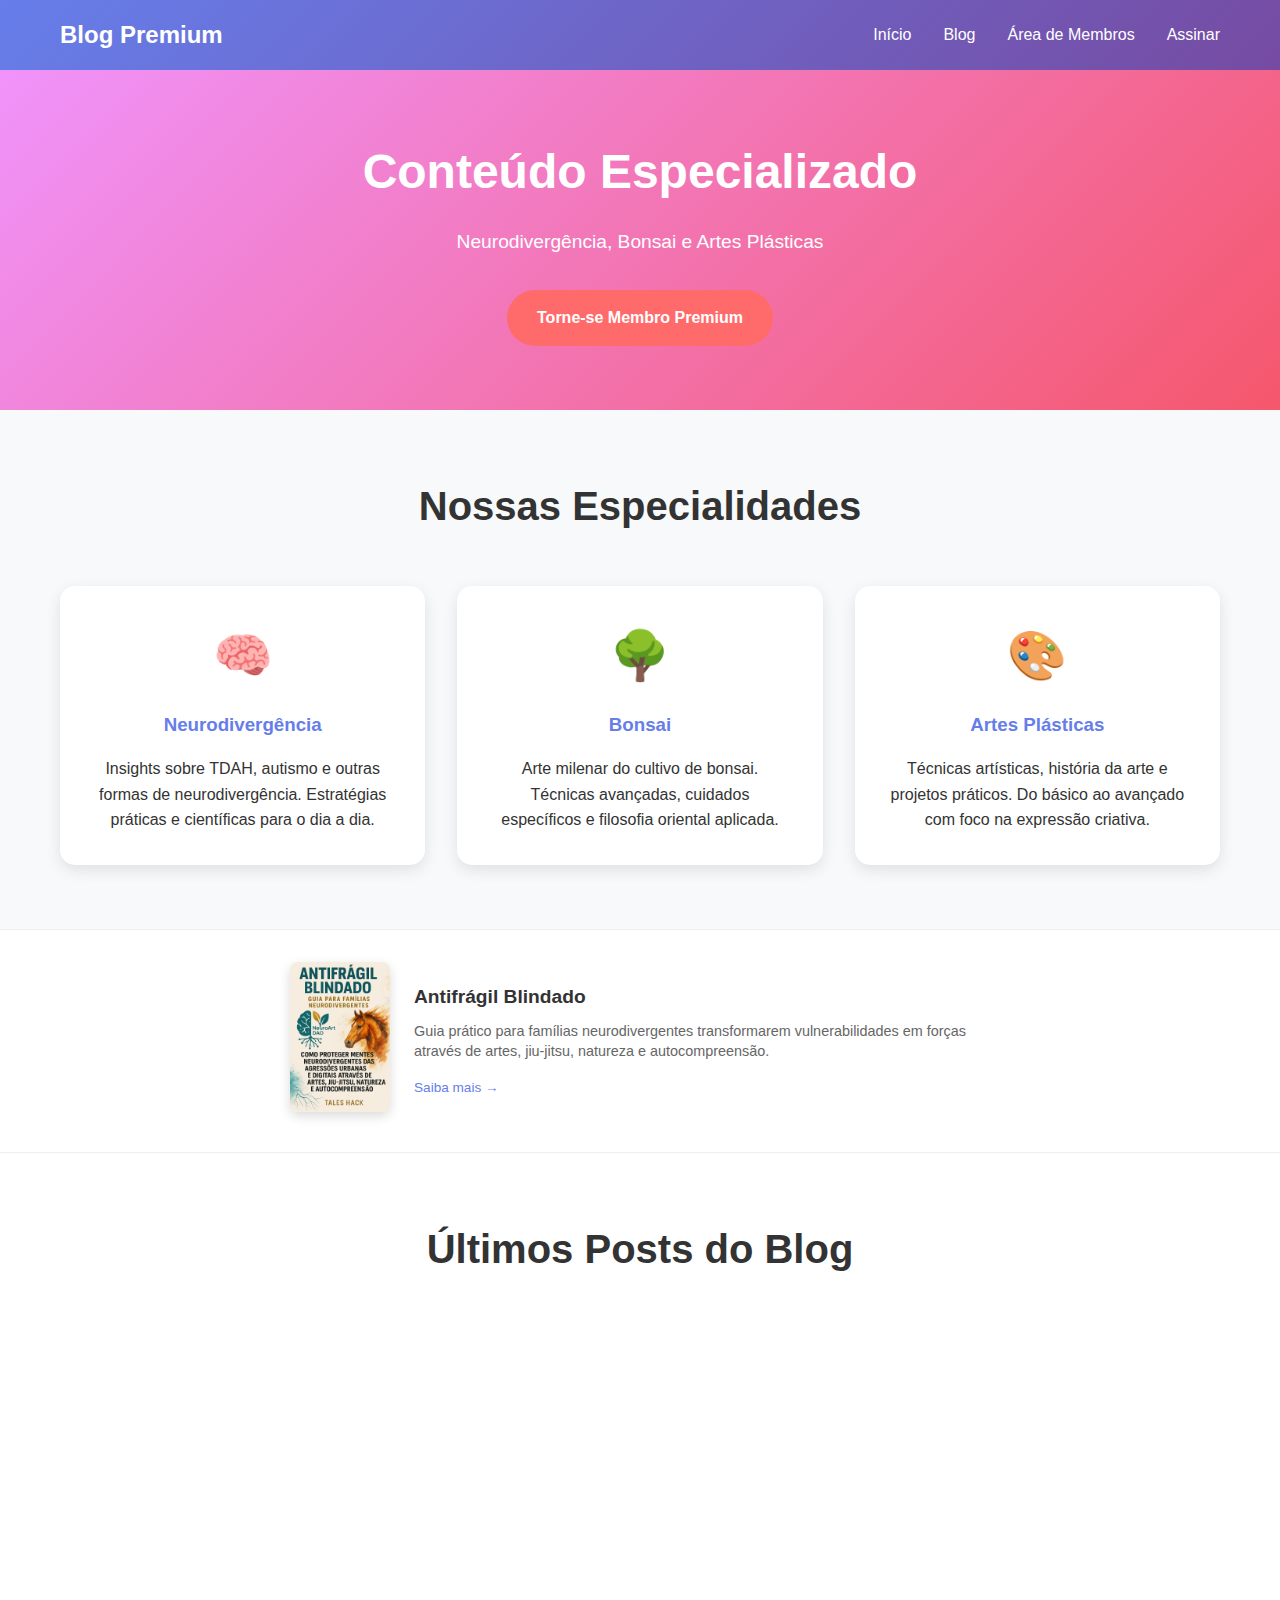
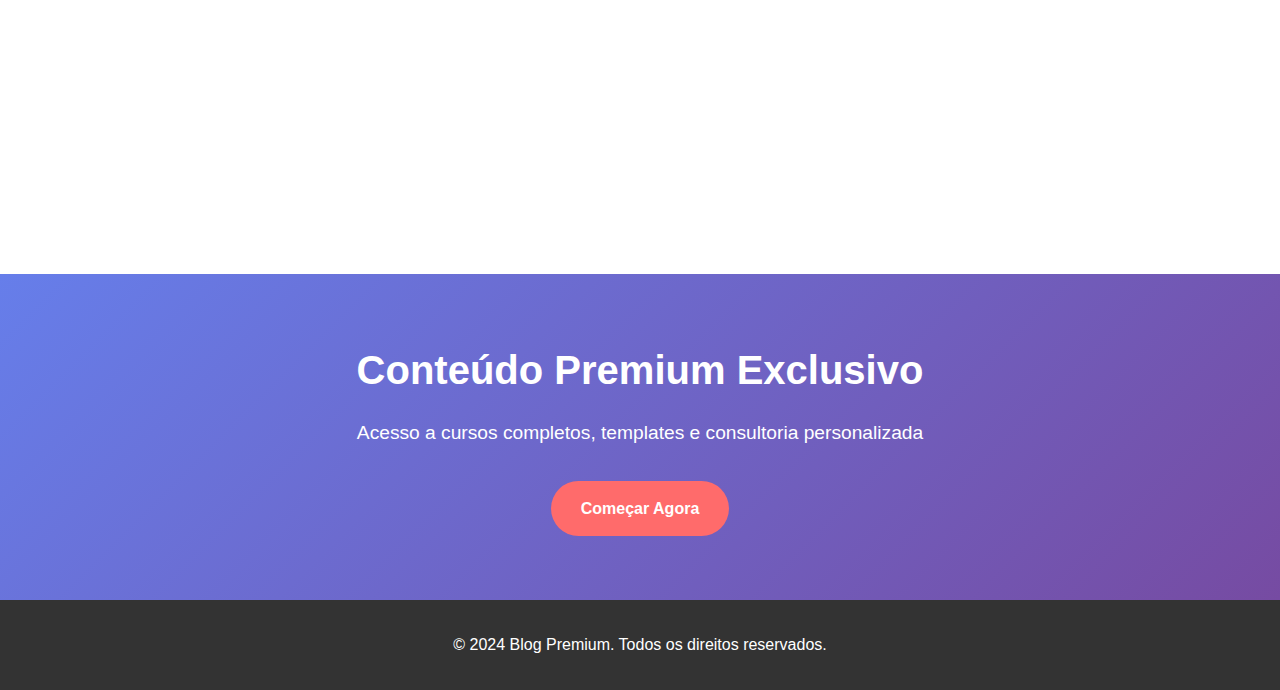
<file: index.html>
<!DOCTYPE html>
<html lang="pt-BR">
<head>
    <meta charset="UTF-8">
    <meta name="viewport" content="width=device-width, initial-scale=1.0">
    <title>Blog Premium - Neurodivergência, Bonsai & Arte</title>
    <meta name="description" content="Conteúdo especializado sobre neurodivergência, bonsai e artes plásticas. Área gratuita e premium para assinantes.">
    
    <!-- Schema.org -->
    <script type="application/ld+json">
    {
        "@context": "https://schema.org",
        "@type": "WebSite",
        "name": "Blog Premium",
        "url": "https://seunome.github.io",
        "description": "Conteúdo especializado sobre neurodivergência, bonsai e artes plásticas"
    }
    </script>
    
    <style>
        * {
            margin: 0;
            padding: 0;
            box-sizing: border-box;
        }
        
        body {
            font-family: 'Segoe UI', Tahoma, Geneva, Verdana, sans-serif;
            line-height: 1.6;
            color: #333;
        }
        
        .container {
            max-width: 1200px;
            margin: 0 auto;
            padding: 0 20px;
        }
        
        header {
            background: linear-gradient(135deg, #667eea 0%, #764ba2 100%);
            color: white;
            padding: 1rem 0;
            position: sticky;
            top: 0;
            z-index: 100;
        }
        
        nav {
            display: flex;
            justify-content: space-between;
            align-items: center;
        }
        
        .logo {
            font-size: 1.5rem;
            font-weight: bold;
        }
        
        .nav-links {
            display: flex;
            list-style: none;
            gap: 2rem;
        }
        
        .nav-links a {
            color: white;
            text-decoration: none;
            transition: opacity 0.3s;
        }
        
        .nav-links a:hover {
            opacity: 0.8;
        }
        
        .hero {
            background: linear-gradient(135deg, #f093fb 0%, #f5576c 100%);
            color: white;
            padding: 4rem 0;
            text-align: center;
        }
        
        .hero h1 {
            font-size: 3rem;
            margin-bottom: 1rem;
        }
        
        .hero p {
            font-size: 1.2rem;
            margin-bottom: 2rem;
        }
        
        .cta-button {
            background: #ff6b6b;
            color: white;
            padding: 15px 30px;
            text-decoration: none;
            border-radius: 50px;
            font-weight: bold;
            display: inline-block;
            transition: transform 0.3s, box-shadow 0.3s;
        }
        
        .cta-button:hover {
            transform: translateY(-2px);
            box-shadow: 0 10px 20px rgba(255, 107, 107, 0.3);
        }
        
        .categories {
            padding: 4rem 0;
            background: #f8f9fa;
        }
        
        .categories h2 {
            text-align: center;
            margin-bottom: 3rem;
            font-size: 2.5rem;
        }
        
        .category-grid {
            display: grid;
            grid-template-columns: repeat(auto-fit, minmax(300px, 1fr));
            gap: 2rem;
        }
        
        .category-card {
            background: white;
            padding: 2rem;
            border-radius: 15px;
            box-shadow: 0 5px 15px rgba(0,0,0,0.1);
            text-align: center;
            transition: transform 0.3s;
        }
        
        .category-card:hover {
            transform: translateY(-5px);
        }
        
        .category-icon {
            font-size: 3rem;
            margin-bottom: 1rem;
        }
        
        .category-card h3 {
            margin-bottom: 1rem;
            color: #667eea;
        }
        
        .ebook-highlight {
            background: white;
            padding: 2rem 0;
            border-top: 1px solid #eee;
            border-bottom: 1px solid #eee;
        }
        
        .ebook-content {
            display: flex;
            align-items: center;
            gap: 1.5rem;
            max-width: 700px;
            margin: 0 auto;
        }
        
        .ebook-image {
            flex-shrink: 0;
        }
        
        .ebook-image img {
            width: 100px;
            height: auto;
            border-radius: 8px;
            box-shadow: 0 4px 12px rgba(0,0,0,0.15);
            transition: transform 0.3s;
            cursor: pointer;
        }
        
        .ebook-image img:hover {
            transform: scale(1.05);
        }
        
        .ebook-info {
            flex: 1;
        }
        
        .ebook-info h3 {
            color: #333;
            font-size: 1.2rem;
            margin-bottom: 0.5rem;
            font-weight: 600;
        }
        
        .ebook-info p {
            color: #666;
            font-size: 0.9rem;
            margin-bottom: 0.8rem;
            line-height: 1.4;
        }
        
        .ebook-link {
            color: #667eea;
            text-decoration: none;
            font-weight: 500;
            font-size: 0.85rem;
            border-bottom: 1px solid transparent;
            transition: border-color 0.3s;
        }
        
        .ebook-link:hover {
            border-color: #667eea;
        }
        
        .blog-preview {
            padding: 4rem 0;
        }
        
        .blog-preview h2 {
            text-align: center;
            margin-bottom: 3rem;
            font-size: 2.5rem;
        }
        
        .posts-grid {
            display: grid;
            grid-template-columns: repeat(auto-fit, minmax(350px, 1fr));
            gap: 2rem;
        }
        
        .post-card {
            background: white;
            border-radius: 15px;
            overflow: hidden;
            box-shadow: 0 5px 15px rgba(0,0,0,0.1);
            transition: transform 0.3s;
        }
        
        .post-card:hover {
            transform: translateY(-5px);
        }
        
        .post-image {
            height: 200px;
            background: linear-gradient(45deg, #667eea, #764ba2);
            display: flex;
            align-items: center;
            justify-content: center;
            color: white;
            font-size: 2rem;
        }
        
        .post-content {
            padding: 1.5rem;
        }
        
        .post-meta {
            color: #666;
            font-size: 0.9rem;
            margin-bottom: 1rem;
        }
        
        .post-card h3 {
            margin-bottom: 1rem;
            color: #333;
        }
        
        .post-excerpt {
            margin-bottom: 1rem;
            color: #666;
        }
        
        .read-more {
            color: #667eea;
            text-decoration: none;
            font-weight: bold;
        }
        
        .premium-cta {
            background: linear-gradient(135deg, #667eea 0%, #764ba2 100%);
            color: white;
            padding: 4rem 0;
            text-align: center;
        }
        
        .premium-cta h2 {
            margin-bottom: 1rem;
            font-size: 2.5rem;
        }
        
        .premium-cta p {
            font-size: 1.2rem;
            margin-bottom: 2rem;
        }
        
        footer {
            background: #333;
            color: white;
            text-align: center;
            padding: 2rem 0;
        }
        
        .mobile-menu {
            display: none;
        }
        
        @media (max-width: 768px) {
            .nav-links {
                display: none;
            }
            
            .mobile-menu {
                display: block;
                background: none;
                border: none;
                color: white;
                font-size: 1.5rem;
                cursor: pointer;
            }
            
            .hero h1 {
                font-size: 2rem;
            }
            
            .category-grid {
                grid-template-columns: 1fr;
            }
            
            .posts-grid {
                grid-template-columns: 1fr;
            }
            
            .ebook-content {
                flex-direction: column !important;
                text-align: center;
            }
            
            .ebook-image {
                margin-bottom: 1rem;
            }
        }
    </style>
</head>
<body>
    <header>
        <nav class="container">
            <div class="logo">Blog Premium</div>
            <ul class="nav-links">
                <li><a href="#home">Início</a></li>
                <li><a href="blog/">Blog</a></li>
                <li><a href="membros/">Área de Membros</a></li>
                <li><a href="membros/assinar.html">Assinar</a></li>
            </ul>
            <button class="mobile-menu" onclick="toggleMenu()">☰</button>
        </nav>
    </header>

    <main>
        <section class="hero" id="home">
            <div class="container">
                <h1>Conteúdo Especializado</h1>
                <p>Neurodivergência, Bonsai e Artes Plásticas</p>
                <a href="membros/assinar.html" class="cta-button">Torne-se Membro Premium</a>
            </div>
        </section>

        <section class="categories">
            <div class="container">
                <h2>Nossas Especialidades</h2>
                <div class="category-grid">
                    <div class="category-card">
                        <div class="category-icon">🧠</div>
                        <h3>Neurodivergência</h3>
                        <p>Insights sobre TDAH, autismo e outras formas de neurodivergência. Estratégias práticas e científicas para o dia a dia.</p>
                    </div>
                    <div class="category-card">
                        <div class="category-icon">🌳</div>
                        <h3>Bonsai</h3>
                        <p>Arte milenar do cultivo de bonsai. Técnicas avançadas, cuidados específicos e filosofia oriental aplicada.</p>
                    </div>
                    <div class="category-card">
                        <div class="category-icon">🎨</div>
                        <h3>Artes Plásticas</h3>
                        <p>Técnicas artísticas, história da arte e projetos práticos. Do básico ao avançado com foco na expressão criativa.</p>
                    </div>
                </div>
            </div>
        </section>

        <section class="ebook-highlight">
            <div class="container">
                <div class="ebook-content">
                    <div class="ebook-image">
                        <a href="https://taleshack-prog.github.io/antifr-gil-blindado-ebook/">
                            <img src="Generatedimage_1764336359238.png" alt="Antifrágil Blindado - Ebook">
                        </a>
                    </div>
                    <div class="ebook-info">
                        <h3>Antifrágil Blindado</h3>
                        <p>Guia prático para famílias neurodivergentes transformarem vulnerabilidades em forças através de artes, jiu-jitsu, natureza e autocompreensão.</p>
                        <a href="https://taleshack-prog.github.io/antifr-gil-blindado-ebook/" class="ebook-link">Saiba mais →</a>
                    </div>
                </div>
            </div>
        </section>

        <section class="blog-preview">
            <div class="container">
                <h2>Últimos Posts do Blog</h2>
                <div class="posts-grid">
                    <article class="post-card">
                        <div class="post-image">🧠</div>
                        <div class="post-content">
                            <div class="post-meta">Neurodivergência • 15 Jan 2024</div>
                            <h3>TDAH no Trabalho: 5 Estratégias Comprovadas</h3>
                            <p class="post-excerpt">Descubra técnicas baseadas em neurociência para aumentar sua produtividade e bem-estar profissional...</p>
                            <a href="blog/tdah-trabalho-estrategias.html" class="read-more">Ler mais →</a>
                        </div>
                    </article>
                    
                    <article class="post-card">
                        <div class="post-image">🌳</div>
                        <div class="post-content">
                            <div class="post-meta">Bonsai • 12 Jan 2024</div>
                            <h3>Poda de Inverno: Guia Completo</h3>
                            <p class="post-excerpt">Aprenda as técnicas corretas de poda para preparar seus bonsais para a nova estação de crescimento...</p>
                            <a href="blog/poda-inverno-bonsai.html" class="read-more">Ler mais →</a>
                        </div>
                    </article>
                    
                    <article class="post-card">
                        <div class="post-image">🎨</div>
                        <div class="post-content">
                            <div class="post-meta">Arte • 10 Jan 2024</div>
                            <h3>Teoria das Cores na Prática</h3>
                            <p class="post-excerpt">Domine os fundamentos da teoria das cores e transforme suas obras com harmonias cromáticas impactantes...</p>
                            <a href="blog/teoria-cores-pratica.html" class="read-more">Ler mais →</a>
                        </div>
                    </article>
                </div>
            </div>
        </section>

        <section class="premium-cta">
            <div class="container">
                <h2>Conteúdo Premium Exclusivo</h2>
                <p>Acesso a cursos completos, templates e consultoria personalizada</p>
                <a href="membros/assinar.html" class="cta-button">Começar Agora</a>
            </div>
        </section>
    </main>

    <footer>
        <div class="container">
            <p>&copy; 2024 Blog Premium. Todos os direitos reservados.</p>
        </div>
    </footer>

    <script>
        function toggleMenu() {
            const navLinks = document.querySelector('.nav-links');
            navLinks.style.display = navLinks.style.display === 'flex' ? 'none' : 'flex';
        }
        
        // Smooth scroll
        document.querySelectorAll('a[href^="#"]').forEach(anchor => {
            anchor.addEventListener('click', function (e) {
                e.preventDefault();
                document.querySelector(this.getAttribute('href')).scrollIntoView({
                    behavior: 'smooth'
                });
            });
        });
        
        // Animation on scroll
        const observerOptions = {
            threshold: 0.1,
            rootMargin: '0px 0px -50px 0px'
        };
        
        const observer = new IntersectionObserver(function(entries) {
            entries.forEach(entry => {
                if (entry.isIntersecting) {
                    entry.target.style.opacity = '1';
                    entry.target.style.transform = 'translateY(0)';
                }
            });
        }, observerOptions);
        
        document.querySelectorAll('.category-card, .post-card').forEach(el => {
            el.style.opacity = '0';
            el.style.transform = 'translateY(20px)';
            el.style.transition = 'opacity 0.6s ease, transform 0.6s ease';
            observer.observe(el);
        });
    </script>
</body>
</html>
</file>
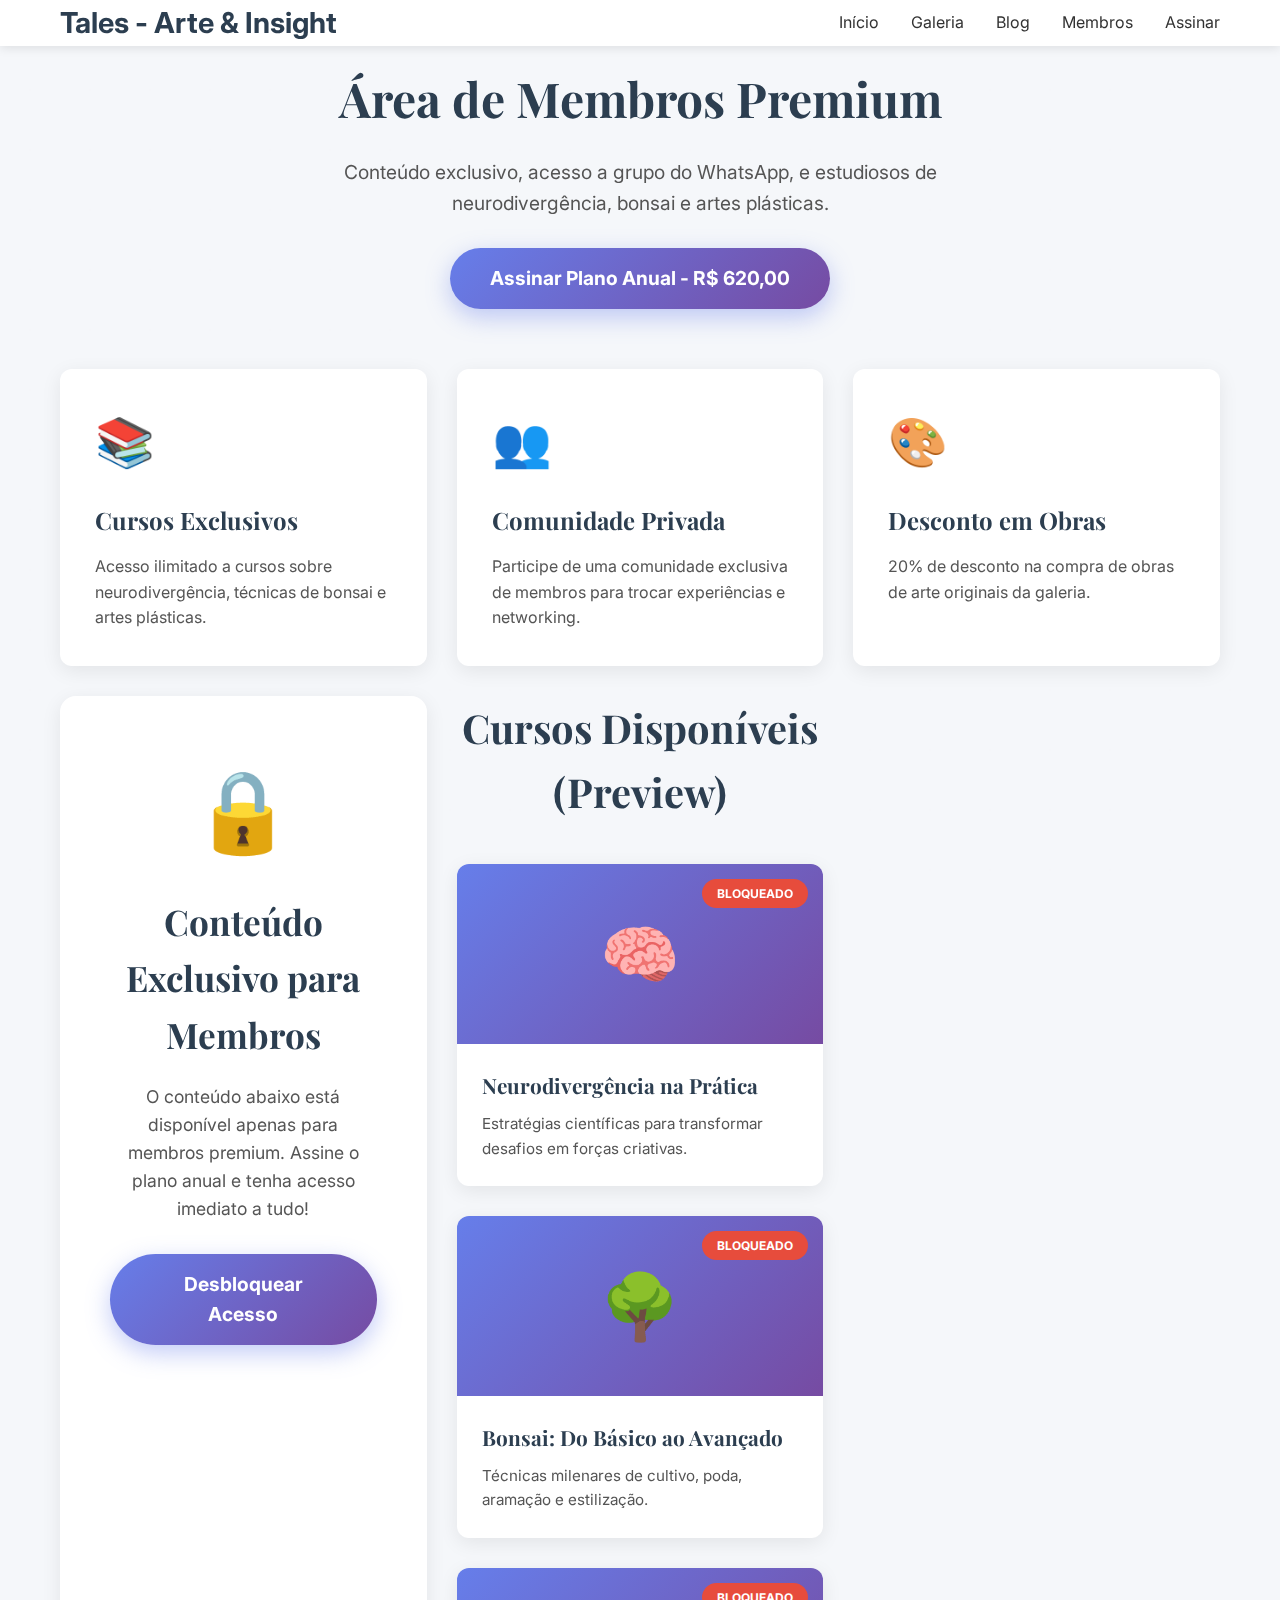
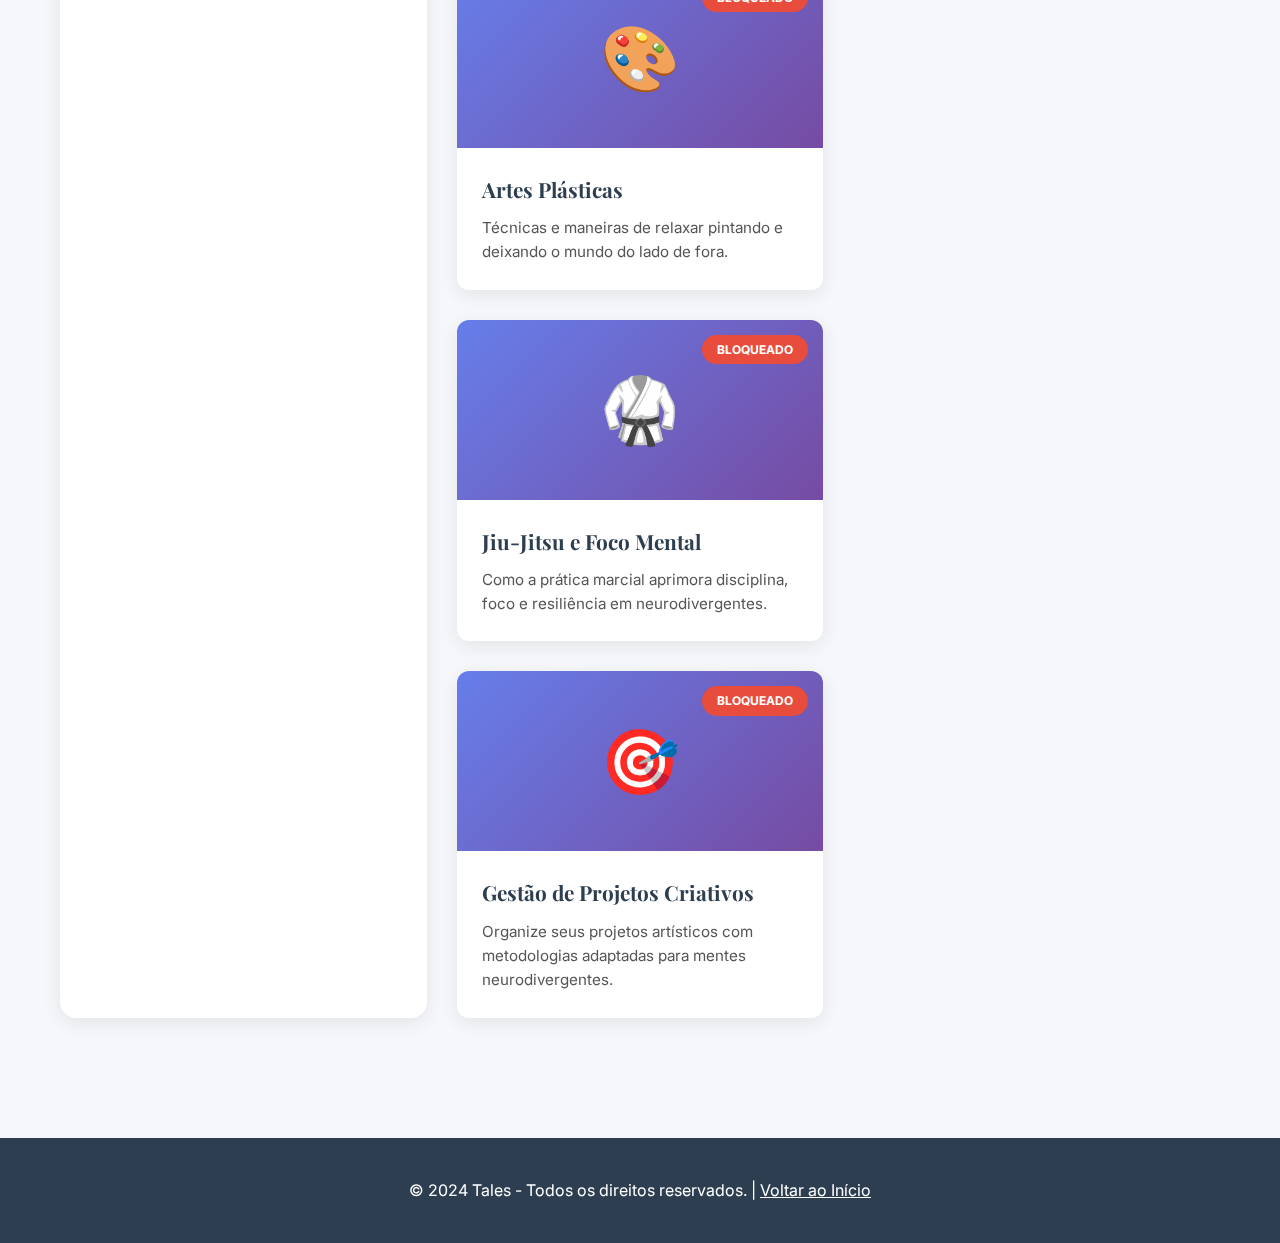
<file: membros/index.html>
<!DOCTYPE html>
<html lang="pt-BR">
<head>
    <meta charset="UTF-8">
    <meta name="viewport" content="width=device-width, initial-scale=1.0">
    <title>Área de Membros - Tales Arte & Insight</title>
    <meta name="description" content="Área exclusiva para membros premium. Acesse cursos, tutoriais, consultoria e conteúdo exclusivo sobre neurodivergência, bonsai e artes plásticas.">
    
    <!-- Google Fonts -->
    <link rel="preconnect" href="https://fonts.googleapis.com">
    <link rel="preconnect" href="https://fonts.gstatic.com" crossorigin>
    <link href="https://fonts.googleapis.com/css2?family=Playfair+Display:wght@400;700&family=Inter:wght@300;400;600;700&display=swap" rel="stylesheet">
    
    <!-- Stylesheet -->
    <link rel="stylesheet" href="../style.css">
    
    <!-- CSS Inline para Área de Membros -->
    <style>
        /* ===========================
           ÁREA DE MEMBROS
           =========================== */
        
        body {
            font-family: 'Inter', sans-serif;
            background: #f5f7fa;
        }

        .members-container {
            max-width: 1200px;
            margin: 60px auto;
            padding: 0 20px;
        }

        .members-hero {
            text-align: center;
            margin-bottom: 60px;
        }

        .members-hero h1 {
            font-family: 'Playfair Display', serif;
            font-size: 3rem;
            color: #2c3e50;
            margin-bottom: 20px;
        }

        .members-hero p {
            font-size: 1.2rem;
            color: #555;
            line-height: 1.6;
            max-width: 700px;
            margin: 0 auto 30px;
        }

        .members-cta {
            display: inline-block;
            background: linear-gradient(135deg, #667eea 0%, #764ba2 100%);
            color: white;
            padding: 15px 40px;
            font-size: 1.2rem;
            font-weight: 700;
            text-decoration: none;
            border-radius: 50px;
            transition: all 0.3s ease;
            box-shadow: 0 8px 25px rgba(102, 126, 234, 0.4);
        }

        .members-cta:hover {
            transform: translateY(-3px);
            box-shadow: 0 12px 35px rgba(102, 126, 234, 0.6);
        }

        /* Seção de Benefícios */
        .benefits-grid {
            display: grid;
            grid-template-columns: repeat(auto-fit, minmax(300px, 1fr));
            gap: 30px;
            margin-bottom: 60px;
        }

        .benefit-card {
            background: white;
            padding: 35px;
            border-radius: 12px;
            box-shadow: 0 5px 20px rgba(0, 0, 0, 0.08);
            transition: transform 0.3s ease, box-shadow 0.3s ease;
        }

        .benefit-card:hover {
            transform: translateY(-5px);
            box-shadow: 0 10px 30px rgba(0, 0, 0, 0.15);
        }

        .benefit-icon {
            font-size: 3rem;
            margin-bottom: 20px;
        }

        .benefit-card h3 {
            font-family: 'Playfair Display', serif;
            font-size: 1.5rem;
            color: #2c3e50;
            margin-bottom: 15px;
        }

        .benefit-card p {
            font-size: 1rem;
            color: #555;
            line-height: 1.6;
        }

        /* Seção de Conteúdo Bloqueado */
        .locked-content {
            background: white;
            padding: 50px;
            border-radius: 16px;
            box-shadow: 0 5px 20px rgba(0, 0, 0, 0.08);
            text-align: center;
            margin-bottom: 60px;
        }

        .locked-content h2 {
            font-family: 'Playfair Display', serif;
            font-size: 2.2rem;
            color: #2c3e50;
            margin-bottom: 20px;
        }

        .locked-icon {
            font-size: 5rem;
            color: #e74c3c;
            margin-bottom: 20px;
        }

        .locked-content p {
            font-size: 1.1rem;
            color: #555;
            line-height: 1.6;
            margin-bottom: 30px;
        }

        /* Preview de Cursos */
        .courses-preview {
            margin-bottom: 60px;
        }

        .courses-preview h2 {
            font-family: 'Playfair Display', serif;
            font-size: 2.5rem;
            color: #2c3e50;
            text-align: center;
            margin-bottom: 40px;
        }

        .courses-grid {
            display: grid;
            grid-template-columns: repeat(auto-fit, minmax(280px, 1fr));
            gap: 30px;
        }

        .course-card {
            background: white;
            border-radius: 12px;
            overflow: hidden;
            box-shadow: 0 5px 20px rgba(0, 0, 0, 0.08);
            position: relative;
        }

        .course-badge {
            position: absolute;
            top: 15px;
            right: 15px;
            background: #e74c3c;
            color: white;
            padding: 5px 15px;
            border-radius: 20px;
            font-size: 0.75rem;
            font-weight: 700;
            text-transform: uppercase;
        }

        .course-image {
            width: 100%;
            height: 180px;
            background: linear-gradient(135deg, #667eea 0%, #764ba2 100%);
            display: flex;
            align-items: center;
            justify-content: center;
            font-size: 4rem;
        }

        .course-content {
            padding: 25px;
        }

        .course-content h3 {
            font-size: 1.3rem;
            color: #2c3e50;
            margin-bottom: 10px;
        }

        .course-content p {
            font-size: 0.95rem;
            color: #555;
            line-height: 1.6;
        }

        /* Responsividade */
        @media (max-width: 768px) {
            .members-hero h1 {
                font-size: 2rem;
            }

            .benefits-grid,
            .courses-grid {
                grid-template-columns: 1fr;
            }

            .locked-content {
                padding: 30px 20px;
            }
        }
    </style>
</head>
<body>
    <!-- Header Navigation -->
    <header>
        <nav class="container">
            <div class="logo"><a href="../index.html" style="color: inherit; text-decoration: none;">Tales - Arte & Insight</a></div>
            <ul class="nav-links">
                <li><a href="../index.html#home">Início</a></li>
                <li><a href="../index.html#gallery">Galeria</a></li>
                <li><a href="../index.html#blog">Blog</a></li>
                <li><a href="index.html">Membros</a></li>
                <li><a href="assinar.html" class="nav-cta">Assinar</a></li>
            </ul>
            <button class="mobile-menu" onclick="toggleMenu()">☰</button>
        </nav>
    </header>

    <main>
        <div class="members-container">
            <!-- Hero Section -->
            <div class="members-hero">
                <h1>Área de Membros Premium</h1>
                <p>Conteúdo exclusivo, acesso a grupo do WhatsApp, e estudiosos de neurodivergência, bonsai e artes plásticas.</p>
                <a href="assinar.html" class="members-cta">Assinar Plano Anual - R$ 620,00</a>
            </div>

            <!-- Benefícios -->
            <div class="benefits-grid">
                <div class="benefit-card">
                    <div class="benefit-icon">📚</div>
                    <h3>Cursos Exclusivos</h3>
                    <p>Acesso ilimitado a cursos sobre neurodivergência, técnicas de bonsai e artes plásticas.</p>
                </div>

              

                <div class="benefit-card">
                    <div class="benefit-icon">👥</div>
                    <h3>Comunidade Privada</h3>
                    <p>Participe de uma comunidade exclusiva de membros para trocar experiências e networking.</p>
                </div>

                <div class="benefit-card">
                    <div class="benefit-icon">🎨</div>
                    <h3>Desconto em Obras</h3>
                    <p>20% de desconto na compra de obras de arte originais da galeria.</p>
                </div>

              
            <!-- Conteúdo Bloqueado -->
            <div class="locked-content">
                <div class="locked-icon">🔒</div>
                <h2>Conteúdo Exclusivo para Membros</h2>
                <p>O conteúdo abaixo está disponível apenas para membros premium. Assine o plano anual e tenha acesso imediato a tudo!</p>
                <a href="assinar.html" class="members-cta">Desbloquear Acesso</a>
            </div>

            <!-- Preview de Cursos -->
            <div class="courses-preview">
                <h2>Cursos Disponíveis (Preview)</h2>
                <div class="courses-grid">
                    <div class="course-card">
                        <div class="course-badge">Bloqueado</div>
                        <div class="course-image">🧠</div>
                        <div class="course-content">
                            <h3>Neurodivergência na Prática</h3>
                            <p>Estratégias científicas para transformar desafios em forças criativas.</p>
                        </div>
                    </div>

                    <div class="course-card">
                        <div class="course-badge">Bloqueado</div>
                        <div class="course-image">🌳</div>
                        <div class="course-content">
                            <h3>Bonsai: Do Básico ao Avançado</h3>
                            <p>Técnicas milenares de cultivo, poda, aramação e estilização.</p>
                        </div>
                    </div>

                    <div class="course-card">
                        <div class="course-badge">Bloqueado</div>
                        <div class="course-image">🎨</div>
                        <div class="course-content">
                            <h3>Artes Plásticas</h3>
                            <p> Técnicas e maneiras de relaxar pintando e deixando o mundo do lado de fora.</p>
                        </div>
                    </div>

                   

                    <div class="course-card">
                        <div class="course-badge">Bloqueado</div>
                        <div class="course-image">🥋</div>
                        <div class="course-content">
                            <h3>Jiu-Jitsu e Foco Mental</h3>
                            <p>Como a prática marcial aprimora disciplina, foco e resiliência em neurodivergentes.</p>
                        </div>
                    </div>

                    <div class="course-card">
                        <div class="course-badge">Bloqueado</div>
                        <div class="course-image">🎯</div>
                        <div class="course-content">
                            <h3>Gestão de Projetos Criativos</h3>
                            <p>Organize seus projetos artísticos com metodologias adaptadas para mentes neurodivergentes.</p>
                        </div>
                    </div>
                </div>
            </div>
        </div>
    </main>

    <!-- Footer -->
    <footer>
        <div class="container">
            <p>© 2024 Tales - Todos os direitos reservados. | <a href="../index.html" style="color: inherit;">Voltar ao Início</a></p>
        </div>
    </footer>

    <!-- JavaScript -->
    <script src="../script.js"></script>
</body>
</html>
</file>
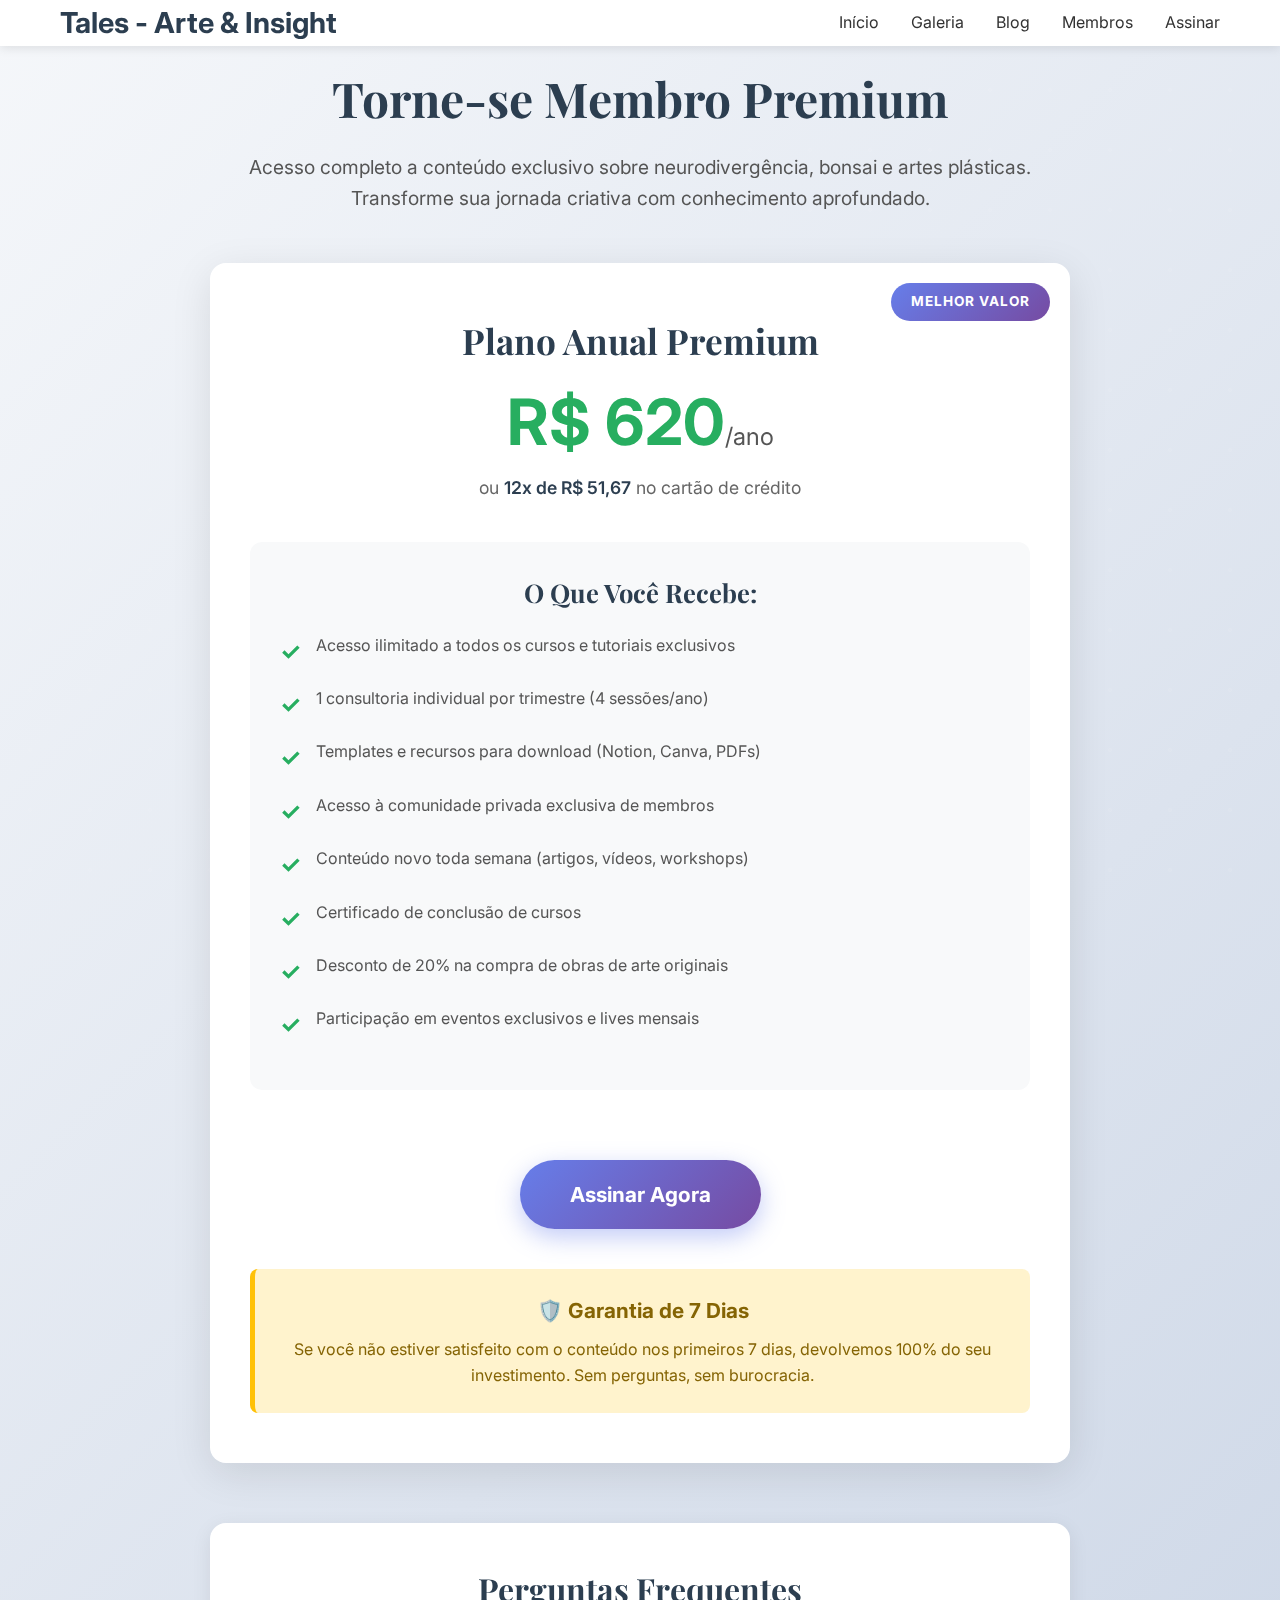
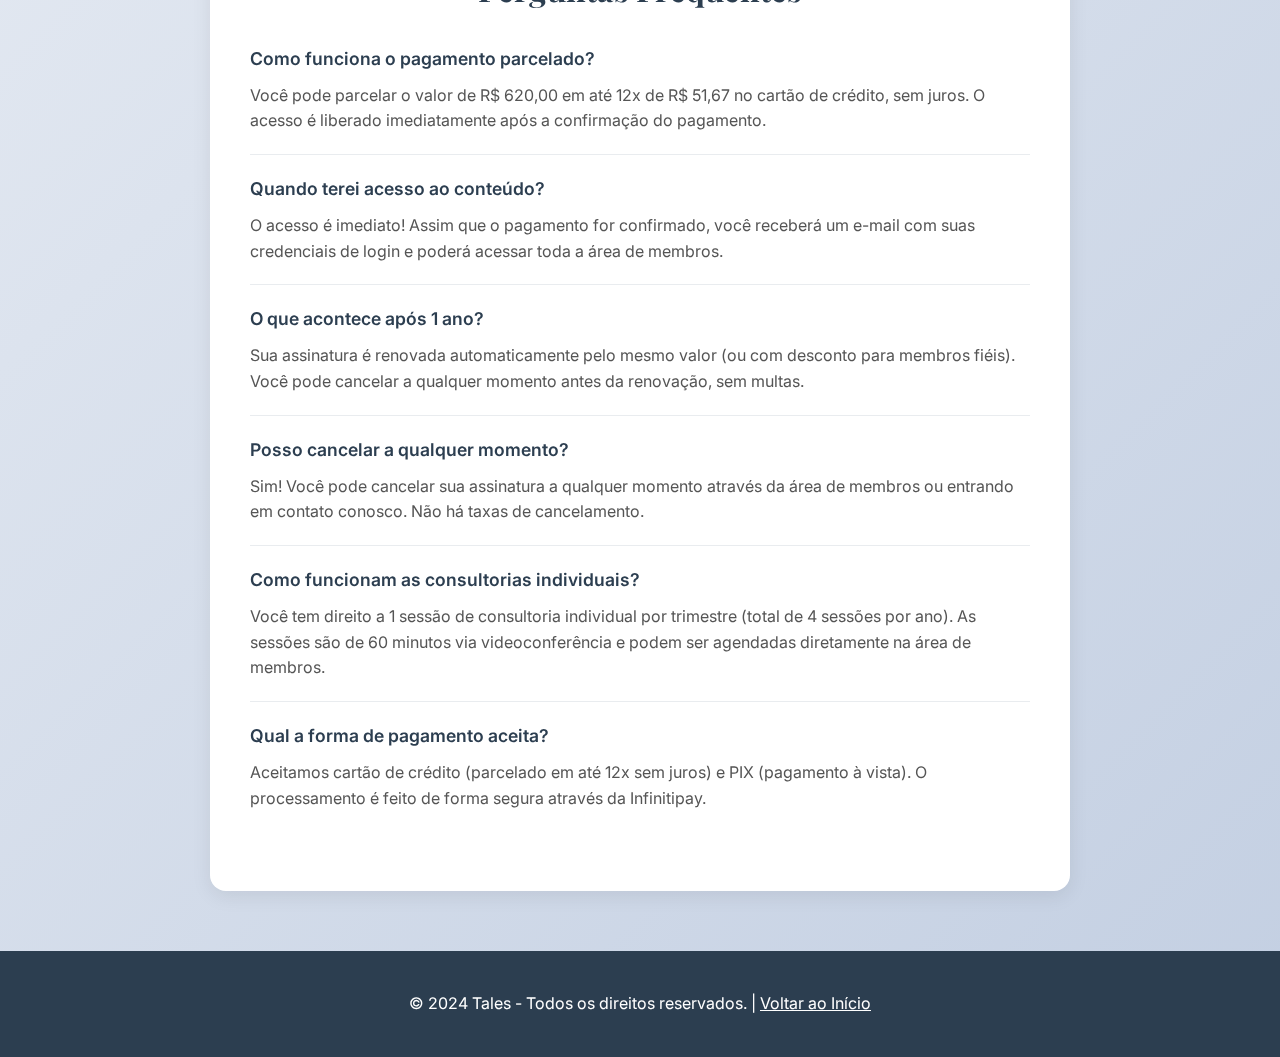
<file: membros/assinar.html>
<!DOCTYPE html>
<html lang="pt-BR">
<head>
    <meta charset="UTF-8">
    <meta name="viewport" content="width=device-width, initial-scale=1.0">
    <title>Assinar Plano Anual - Tales Arte & Insight</title>
    <meta name="description" content="Torne-se membro premium e tenha acesso a conteúdo exclusivo sobre neurodivergência, bonsai e artes plásticas. Plano anual por R$ 620,00 em até 12x.">
    
    <!-- Google Fonts -->
    <link rel="preconnect" href="https://fonts.googleapis.com">
    <link rel="preconnect" href="https://fonts.gstatic.com" crossorigin>
    <link href="https://fonts.googleapis.com/css2?family=Playfair+Display:wght@400;700&family=Inter:wght@300;400;600;700&display=swap" rel="stylesheet">
    
    <!-- Stylesheet -->
    <link rel="stylesheet" href="../style.css">
    
    <!-- CSS Inline para Página de Assinatura -->
    <style>
        /* ===========================
           PÁGINA DE ASSINATURA
           =========================== */
        
        body {
            font-family: 'Inter', sans-serif;
            background: linear-gradient(135deg, #f5f7fa 0%, #c3cfe2 100%);
            margin: 0;
            padding: 0;
        }

        .subscription-container {
            max-width: 900px;
            margin: 60px auto;
            padding: 0 20px;
        }

        .subscription-header {
            text-align: center;
            margin-bottom: 50px;
        }

        .subscription-header h1 {
            font-family: 'Playfair Display', serif;
            font-size: 3rem;
            color: #2c3e50;
            margin-bottom: 15px;
        }

        .subscription-header p {
            font-size: 1.2rem;
            color: #555;
            line-height: 1.6;
        }

        /* Card do Plano */
        .plan-card {
            background: white;
            border-radius: 16px;
            padding: 50px 40px;
            box-shadow: 0 10px 40px rgba(0, 0, 0, 0.1);
            text-align: center;
            position: relative;
            overflow: hidden;
        }

        .plan-badge {
            position: absolute;
            top: 20px;
            right: 20px;
            background: linear-gradient(135deg, #667eea 0%, #764ba2 100%);
            color: white;
            padding: 8px 20px;
            border-radius: 20px;
            font-size: 0.85rem;
            font-weight: 700;
            text-transform: uppercase;
            letter-spacing: 1px;
        }

        .plan-title {
            font-family: 'Playfair Display', serif;
            font-size: 2.2rem;
            color: #2c3e50;
            margin-bottom: 20px;
        }

        .plan-price {
            font-size: 4rem;
            font-weight: 700;
            color: #27ae60;
            margin: 20px 0;
            line-height: 1;
        }

        .plan-price span {
            font-size: 1.5rem;
            color: #555;
            font-weight: 400;
        }

        .plan-installment {
            font-size: 1.1rem;
            color: #666;
            margin-bottom: 30px;
        }

        .plan-installment strong {
            color: #2c3e50;
            font-weight: 600;
        }

        /* Benefícios */
        .plan-benefits {
            text-align: left;
            margin: 40px 0;
            padding: 30px;
            background: #f8f9fa;
            border-radius: 12px;
        }

        .plan-benefits h3 {
            font-family: 'Playfair Display', serif;
            font-size: 1.6rem;
            color: #2c3e50;
            margin-bottom: 20px;
            text-align: center;
        }

        .benefit-item {
            display: flex;
            align-items: flex-start;
            margin-bottom: 15px;
            font-size: 1rem;
            color: #555;
            line-height: 1.6;
        }

        .benefit-item::before {
            content: "✓";
            color: #27ae60;
            font-size: 1.5rem;
            font-weight: 700;
            margin-right: 15px;
            flex-shrink: 0;
        }

        /* Botão CTA */
        .cta-button-main {
            display: inline-block;
            background: linear-gradient(135deg, #667eea 0%, #764ba2 100%);
            color: white;
            padding: 18px 50px;
            font-size: 1.3rem;
            font-weight: 700;
            text-decoration: none;
            border-radius: 50px;
            transition: all 0.3s ease;
            box-shadow: 0 8px 25px rgba(102, 126, 234, 0.4);
            margin-top: 30px;
        }

        .cta-button-main:hover {
            transform: translateY(-3px);
            box-shadow: 0 12px 35px rgba(102, 126, 234, 0.6);
        }

        /* Garantia */
        .guarantee-section {
            margin-top: 40px;
            padding: 25px;
            background: #fff3cd;
            border-left: 5px solid #ffc107;
            border-radius: 8px;
        }

        .guarantee-section h4 {
            font-size: 1.3rem;
            color: #856404;
            margin-bottom: 10px;
            font-weight: 700;
        }

        .guarantee-section p {
            font-size: 1rem;
            color: #856404;
            margin: 0;
            line-height: 1.6;
        }

        /* FAQ */
        .faq-section {
            margin-top: 60px;
            background: white;
            padding: 40px;
            border-radius: 16px;
            box-shadow: 0 5px 20px rgba(0, 0, 0, 0.08);
        }

        .faq-section h3 {
            font-family: 'Playfair Display', serif;
            font-size: 2rem;
            color: #2c3e50;
            margin-bottom: 30px;
            text-align: center;
        }

        .faq-item {
            margin-bottom: 20px;
            padding-bottom: 20px;
            border-bottom: 1px solid #e9ecef;
        }

        .faq-item:last-child {
            border-bottom: none;
        }

        .faq-question {
            font-size: 1.1rem;
            font-weight: 600;
            color: #2c3e50;
            margin-bottom: 10px;
        }

        .faq-answer {
            font-size: 1rem;
            color: #555;
            line-height: 1.6;
        }

        /* Responsividade */
        @media (max-width: 768px) {
            .subscription-header h1 {
                font-size: 2rem;
            }

            .plan-card {
                padding: 30px 20px;
            }

            .plan-price {
                font-size: 3rem;
            }

            .cta-button-main {
                padding: 15px 35px;
                font-size: 1.1rem;
            }

            .faq-section {
                padding: 25px 20px;
            }
        }
    </style>
</head>
<body>
    <!-- Header Navigation -->
    <header>
        <nav class="container">
            <div class="logo"><a href="../index.html" style="color: inherit; text-decoration: none;">Tales - Arte & Insight</a></div>
            <ul class="nav-links">
                <li><a href="../index.html#home">Início</a></li>
                <li><a href="../index.html#gallery">Galeria</a></li>
                <li><a href="../index.html#blog">Blog</a></li>
                <li><a href="../membros/">Membros</a></li>
                <li><a href="assinar.html" class="nav-cta">Assinar</a></li>
            </ul>
            <button class="mobile-menu" onclick="toggleMenu()">☰</button>
        </nav>
    </header>

    <main>
        <div class="subscription-container">
            <!-- Header -->
            <div class="subscription-header">
                <h1>Torne-se Membro Premium</h1>
                <p>Acesso completo a conteúdo exclusivo sobre neurodivergência, bonsai e artes plásticas. Transforme sua jornada criativa com conhecimento aprofundado.</p>
            </div>

            <!-- Plano Anual -->
            <div class="plan-card">
                <div class="plan-badge">Melhor Valor</div>
                
                <h2 class="plan-title">Plano Anual Premium</h2>
                
                <div class="plan-price">
                    R$ 620<span>/ano</span>
                </div>
                
                <p class="plan-installment">
                    ou <strong>12x de R$ 51,67</strong> no cartão de crédito
                </p>

                <!-- Benefícios -->
                <div class="plan-benefits">
                    <h3>O Que Você Recebe:</h3>
                    
                    <div class="benefit-item">
                        <span>Acesso ilimitado a todos os cursos e tutoriais exclusivos</span>
                    </div>
                    
                    <div class="benefit-item">
                        <span>1 consultoria individual por trimestre (4 sessões/ano)</span>
                    </div>
                    
                    <div class="benefit-item">
                        <span>Templates e recursos para download (Notion, Canva, PDFs)</span>
                    </div>
                    
                    <div class="benefit-item">
                        <span>Acesso à comunidade privada exclusiva de membros</span>
                    </div>
                    
                    <div class="benefit-item">
                        <span>Conteúdo novo toda semana (artigos, vídeos, workshops)</span>
                    </div>
                    
                    <div class="benefit-item">
                        <span>Certificado de conclusão de cursos</span>
                    </div>
                    
                    <div class="benefit-item">
                        <span>Desconto de 20% na compra de obras de arte originais</span>
                    </div>
                    
                    <div class="benefit-item">
                        <span>Participação em eventos exclusivos e lives mensais</span>
                    </div>
                </div>

                <!-- CTA Button -->
                <a href="https://linknabio.gg/tales-hack" target="_blank" rel="noopener noreferrer" class="cta-button-main">
                    Assinar Agora
                </a>

                <!-- Garantia -->
                <div class="guarantee-section">
                    <h4>🛡️ Garantia de 7 Dias</h4>
                    <p>Se você não estiver satisfeito com o conteúdo nos primeiros 7 dias, devolvemos 100% do seu investimento. Sem perguntas, sem burocracia.</p>
                </div>
            </div>

            <!-- FAQ -->
            <div class="faq-section">
                <h3>Perguntas Frequentes</h3>

                <div class="faq-item">
                    <div class="faq-question">Como funciona o pagamento parcelado?</div>
                    <div class="faq-answer">Você pode parcelar o valor de R$ 620,00 em até 12x de R$ 51,67 no cartão de crédito, sem juros. O acesso é liberado imediatamente após a confirmação do pagamento.</div>
                </div>

                <div class="faq-item">
                    <div class="faq-question">Quando terei acesso ao conteúdo?</div>
                    <div class="faq-answer">O acesso é imediato! Assim que o pagamento for confirmado, você receberá um e-mail com suas credenciais de login e poderá acessar toda a área de membros.</div>
                </div>

                <div class="faq-item">
                    <div class="faq-question">O que acontece após 1 ano?</div>
                    <div class="faq-answer">Sua assinatura é renovada automaticamente pelo mesmo valor (ou com desconto para membros fiéis). Você pode cancelar a qualquer momento antes da renovação, sem multas.</div>
                </div>

                <div class="faq-item">
                    <div class="faq-question">Posso cancelar a qualquer momento?</div>
                    <div class="faq-answer">Sim! Você pode cancelar sua assinatura a qualquer momento através da área de membros ou entrando em contato conosco. Não há taxas de cancelamento.</div>
                </div>

                <div class="faq-item">
                    <div class="faq-question">Como funcionam as consultorias individuais?</div>
                    <div class="faq-answer">Você tem direito a 1 sessão de consultoria individual por trimestre (total de 4 sessões por ano). As sessões são de 60 minutos via videoconferência e podem ser agendadas diretamente na área de membros.</div>
                </div>

                <div class="faq-item">
                    <div class="faq-question">Qual a forma de pagamento aceita?</div>
                    <div class="faq-answer">Aceitamos cartão de crédito (parcelado em até 12x sem juros) e PIX (pagamento à vista). O processamento é feito de forma segura através da Infinitipay.</div>
                </div>
            </div>
        </div>
    </main>

    <!-- Footer -->
    <footer>
        <div class="container">
            <p>© 2024 Tales - Todos os direitos reservados. | <a href="../index.html" style="color: inherit;">Voltar ao Início</a></p>
        </div>
    </footer>

    <!-- JavaScript -->
    <script src="../script.js"></script>
</body>
</html>
</file>
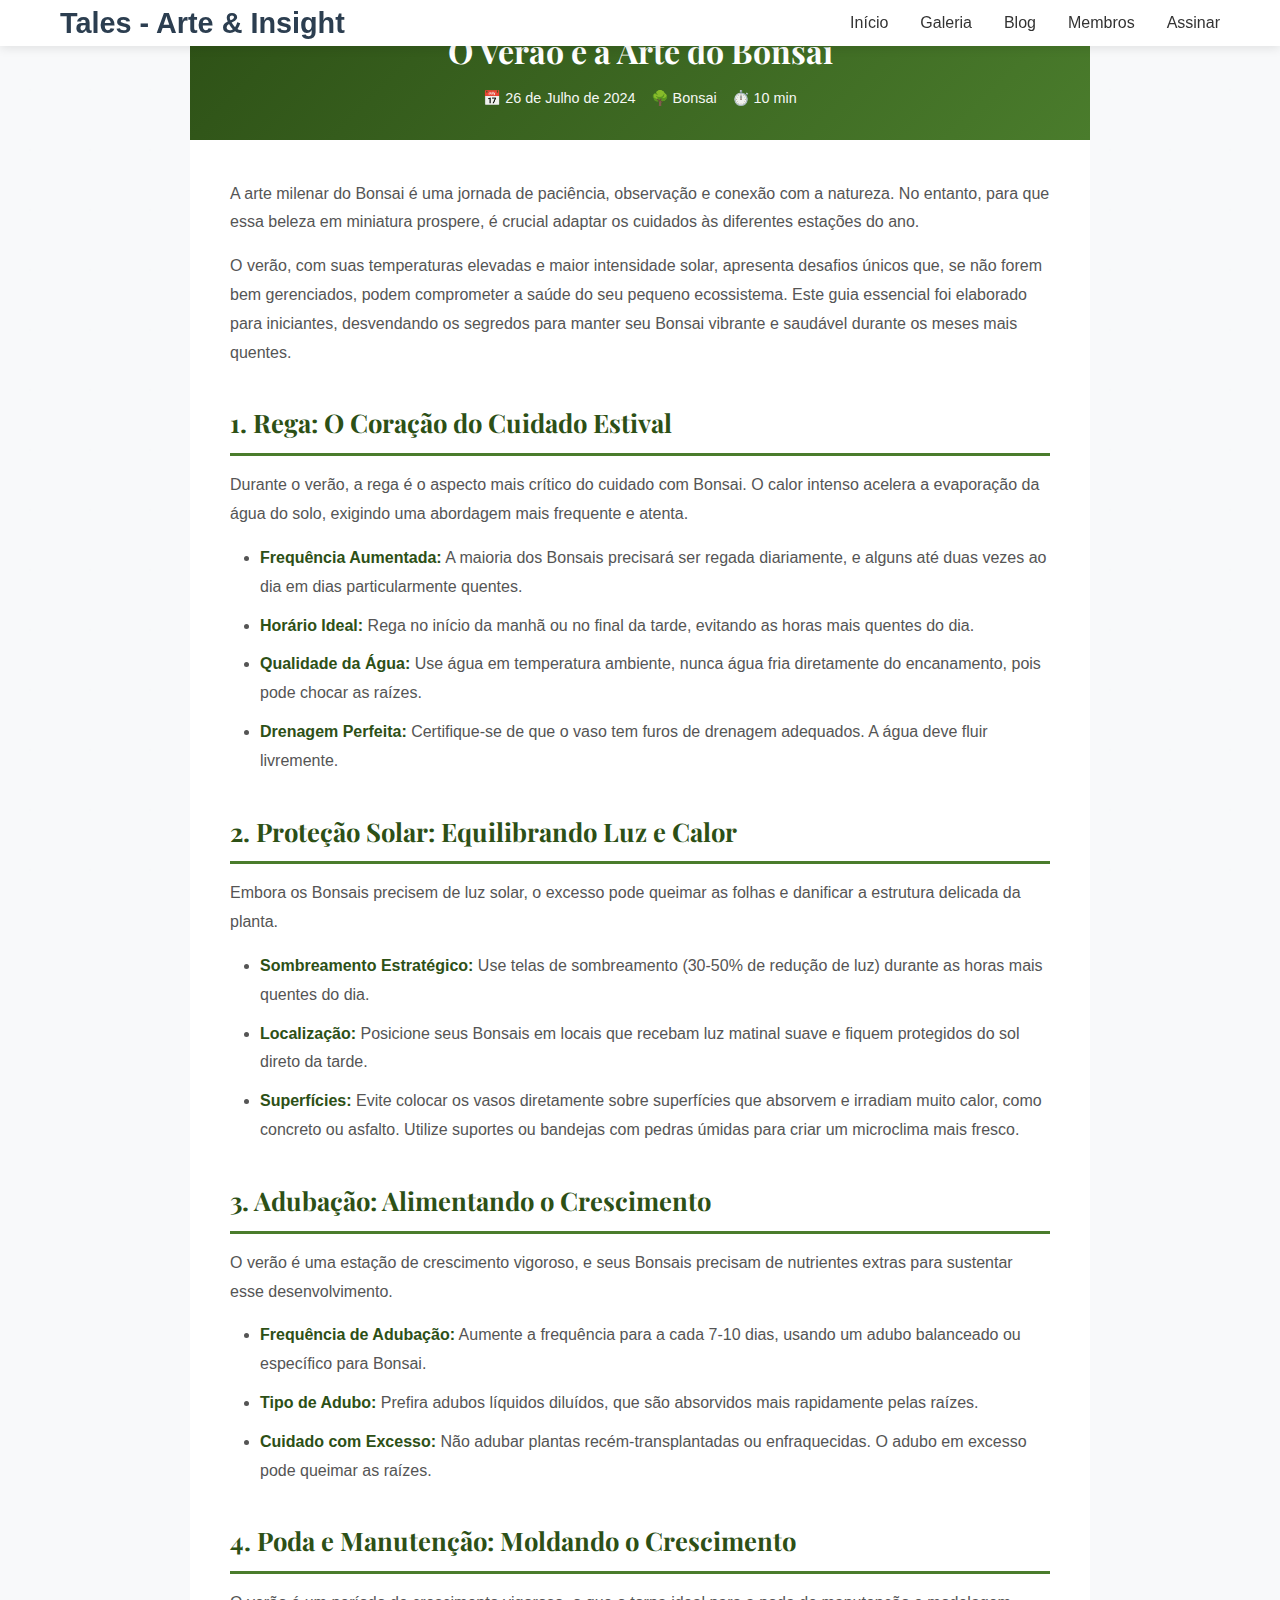
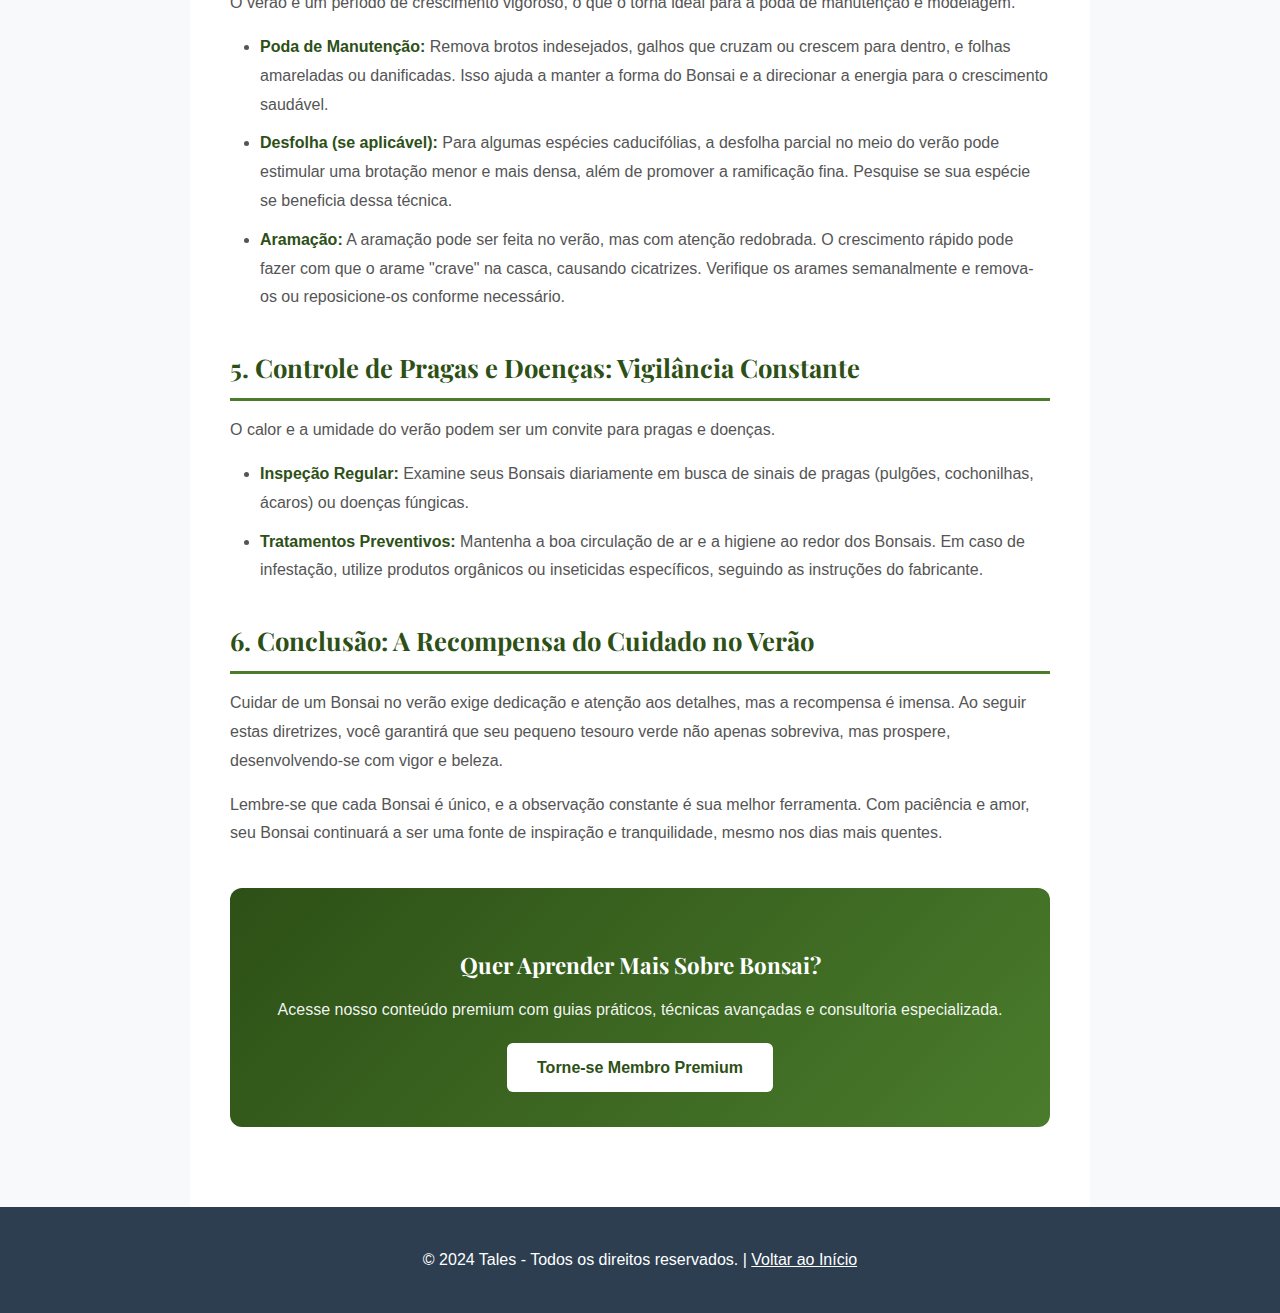
<file: blog/arte-do-bonsai/o-verao-e-a-arte-do-bonsai.html>
<!DOCTYPE html>
<html lang="pt-BR">
<head>
    <meta charset="UTF-8">
    <meta name="viewport" content="width=device-width, initial-scale=1.0">
    <title>O Verão e a Arte do Bonsai: Guia Essencial para Iniciantes | Tales</title>
    <meta name="description" content="Guia completo sobre os cuidados essenciais com Bonsai durante o verão, para iniciantes. Rega, adubação, proteção solar e mais.">
    
    <!-- Google Fonts -->
    <link rel="preconnect" href="https://fonts.googleapis.com">
    <link rel="preconnect" href="https://fonts.gstatic.com" crossorigin>
    <link href="https://fonts.googleapis.com/css2?family=Playfair+Display:wght@400;700&family=Inter:wght@300;400;600&display=swap" rel="stylesheet">
    
    <!-- Stylesheet -->
    <link rel="stylesheet" href="../../style.css">
    
    <!-- CSS Inline para Artigo -->
    <style>
        /* ===========================
           ARTIGO DO BLOG - ESTILOS
           =========================== */

        .blog-article {
            max-width: 900px !important;
            margin: 0 auto !important;
            padding: 0 !important;
            background: white !important;
            border-radius: 0 !important;
            box-shadow: none !important;
            overflow: hidden !important;
        }

        /* Header do Artigo - REDUZIDO */
        .article-header {
            padding: 30px 40px !important;
            background: linear-gradient(135deg, #2d5016 0%, #4a7c2c 100%) !important;
            color: white !important;
            text-align: center !important;
            width: 100% !important;
            box-sizing: border-box !important;
            margin: 0 !important;
            border: none !important;
            transform: none !important;
            position: static !important;
        }

        .article-header h1 {
            font-family: 'Playfair Display', serif !important;
            font-size: 2rem !important;
            margin: 0 0 15px 0 !important;
            line-height: 1.3 !important;
            font-weight: 700 !important;
            color: white !important;
            text-align: center !important;
        }

        .article-meta {
            display: flex !important;
            justify-content: center !important;
            gap: 15px !important;
            flex-wrap: wrap !important;
            font-size: 0.9rem !important;
            opacity: 0.95 !important;
            margin: 0 !important;
            padding: 0 !important;
        }

        .article-meta span {
            display: inline-flex !important;
            align-items: center !important;
            gap: 5px !important;
            color: white !important;
        }

        /* Conteúdo do Artigo */
        .article-content {
            padding: 40px !important;
            width: 100% !important;
            box-sizing: border-box !important;
            background: white !important;
        }

        .article-content h2 {
            font-family: 'Playfair Display', serif !important;
            font-size: 1.6rem !important;
            color: #2d5016 !important;
            margin: 35px 0 15px 0 !important;
            padding-bottom: 10px !important;
            border-bottom: 3px solid #4a7c2c !important;
        }

        .article-content h3 {
            font-family: 'Playfair Display', serif !important;
            font-size: 1.2rem !important;
            color: #2d5016 !important;
            margin: 25px 0 12px 0 !important;
        }

        .article-content p {
            font-size: 1rem !important;
            line-height: 1.8 !important;
            color: #555 !important;
            margin-bottom: 15px !important;
        }

        .article-content ul,
        .article-content ol {
            margin: 15px 0 15px 30px !important;
            line-height: 1.8 !important;
        }

        .article-content li {
            margin-bottom: 10px !important;
            color: #555 !important;
        }

        .article-content strong {
            color: #2d5016 !important;
            font-weight: 600 !important;
        }

        /* Imagens do Artigo */
        .post-image,
        .post-image-inline {
            width: 100% !important;
            height: auto !important;
            max-width: 100% !important;
            margin: 25px 0 !important;
            border-radius: 8px !important;
            box-shadow: 0 4px 15px rgba(0, 0, 0, 0.1) !important;
            display: block !important;
        }

        /* Caixa de Destaque */
        .highlight-box {
            background: linear-gradient(135deg, #2d501615 0%, #4a7c2c15 100%) !important;
            border-left: 5px solid #4a7c2c !important;
            padding: 20px !important;
            border-radius: 8px !important;
            margin: 25px 0 !important;
        }

        .highlight-box strong {
            color: #2d5016 !important;
        }

        /* CTA de Assinatura */
        .article-cta {
            background: linear-gradient(135deg, #2d5016 0%, #4a7c2c 100%) !important;
            color: white !important;
            padding: 35px !important;
            border-radius: 12px !important;
            text-align: center !important;
            margin: 40px 0 !important;
        }

        .article-cta h3 {
            color: white !important;
            font-size: 1.4rem !important;
            margin-bottom: 12px !important;
        }

        .article-cta p {
            color: rgba(255, 255, 255, 0.95) !important;
            margin-bottom: 18px !important;
        }

        .article-cta a {
            display: inline-block !important;
            background: white !important;
            color: #2d5016 !important;
            padding: 12px 30px !important;
            border-radius: 6px !important;
            text-decoration: none !important;
            font-weight: 600 !important;
            transition: all 0.3s ease !important;
        }

        .article-cta a:hover {
            transform: translateY(-2px) !important;
            box-shadow: 0 8px 20px rgba(0, 0, 0, 0.2) !important;
        }

        /* Responsividade */
        @media (max-width: 768px) {
            .article-header {
                padding: 20px 20px !important;
            }

            .article-header h1 {
                font-size: 1.4rem !important;
            }

            .article-meta {
                gap: 8px !important;
                font-size: 0.8rem !important;
            }

            .article-content {
                padding: 25px 20px !important;
            }

            .article-content h2 {
                font-size: 1.3rem !important;
            }

            .article-content h3 {
                font-size: 1rem !important;
            }

            .article-content p {
                font-size: 0.95rem !important;
            }

            .article-cta {
                padding: 25px 20px !important;
            }
        }
    </style>
</head>
<body>
    <!-- Header Navigation -->
    <header>
        <nav class="container">
            <div class="logo"><a href="../../index.html" style="color: inherit; text-decoration: none;">Tales - Arte & Insight</a></div>
            <ul class="nav-links">
                <li><a href="../../index.html#home">Início</a></li>
                <li><a href="../../index.html#gallery">Galeria</a></li>
                <li><a href="../../index.html#blog">Blog</a></li>
                <li><a href="../../membros/">Membros</a></li>
                <li><a href="../../membros/assinar.html" class="nav-cta">Assinar</a></li>
            </ul>
            <button class="mobile-menu" onclick="toggleMenu()">☰</button>
        </nav>
    </header>

    <main>
        <article class="blog-article">
            <!-- Header do Artigo - REDUZIDO -->
            <header class="article-header">
                <h1>O Verão e a Arte do Bonsai</h1>
                <div class="article-meta">
                    <span>📅 26 de Julho de 2024</span>
                    <span>🌳 Bonsai</span>
                    <span>⏱️ 10 min</span>
                </div>
            </header>

            <!-- Conteúdo do Artigo -->
            <div class="article-content">
                <!-- Introdução -->
                <section>
                    <p>A arte milenar do Bonsai é uma jornada de paciência, observação e conexão com a natureza. No entanto, para que essa beleza em miniatura prospere, é crucial adaptar os cuidados às diferentes estações do ano.</p>
                    <p>O verão, com suas temperaturas elevadas e maior intensidade solar, apresenta desafios únicos que, se não forem bem gerenciados, podem comprometer a saúde do seu pequeno ecossistema. Este guia essencial foi elaborado para iniciantes, desvendando os segredos para manter seu Bonsai vibrante e saudável durante os meses mais quentes.</p>
                </section>

                <!-- Seção 1 -->
                <h2>1. Rega: O Coração do Cuidado Estival</h2>
                <p>Durante o verão, a rega é o aspecto mais crítico do cuidado com Bonsai. O calor intenso acelera a evaporação da água do solo, exigindo uma abordagem mais frequente e atenta.</p>
                <ul>
                    <li><strong>Frequência Aumentada:</strong> A maioria dos Bonsais precisará ser regada diariamente, e alguns até duas vezes ao dia em dias particularmente quentes.</li>
                    <li><strong>Horário Ideal:</strong> Rega no início da manhã ou no final da tarde, evitando as horas mais quentes do dia.</li>
                    <li><strong>Qualidade da Água:</strong> Use água em temperatura ambiente, nunca água fria diretamente do encanamento, pois pode chocar as raízes.</li>
                    <li><strong>Drenagem Perfeita:</strong> Certifique-se de que o vaso tem furos de drenagem adequados. A água deve fluir livremente.</li>
                </ul>

                <!-- Seção 2 -->
                <h2>2. Proteção Solar: Equilibrando Luz e Calor</h2>
                <p>Embora os Bonsais precisem de luz solar, o excesso pode queimar as folhas e danificar a estrutura delicada da planta.</p>
                <ul>
                    <li><strong>Sombreamento Estratégico:</strong> Use telas de sombreamento (30-50% de redução de luz) durante as horas mais quentes do dia.</li>
                    <li><strong>Localização:</strong> Posicione seus Bonsais em locais que recebam luz matinal suave e fiquem protegidos do sol direto da tarde.</li>
                    <li><strong>Superfícies:</strong> Evite colocar os vasos diretamente sobre superfícies que absorvem e irradiam muito calor, como concreto ou asfalto. Utilize suportes ou bandejas com pedras úmidas para criar um microclima mais fresco.</li>
                </ul>

                <!-- Seção 3 -->
                <h2>3. Adubação: Alimentando o Crescimento</h2>
                <p>O verão é uma estação de crescimento vigoroso, e seus Bonsais precisam de nutrientes extras para sustentar esse desenvolvimento.</p>
                <ul>
                    <li><strong>Frequência de Adubação:</strong> Aumente a frequência para a cada 7-10 dias, usando um adubo balanceado ou específico para Bonsai.</li>
                    <li><strong>Tipo de Adubo:</strong> Prefira adubos líquidos diluídos, que são absorvidos mais rapidamente pelas raízes.</li>
                    <li><strong>Cuidado com Excesso:</strong> Não adubar plantas recém-transplantadas ou enfraquecidas. O adubo em excesso pode queimar as raízes.</li>
                </ul>

                <!-- Seção 4 -->
                <h2>4. Poda e Manutenção: Moldando o Crescimento</h2>
                <p>O verão é um período de crescimento vigoroso, o que o torna ideal para a poda de manutenção e modelagem.</p>
                <ul>
                    <li><strong>Poda de Manutenção:</strong> Remova brotos indesejados, galhos que cruzam ou crescem para dentro, e folhas amareladas ou danificadas. Isso ajuda a manter a forma do Bonsai e a direcionar a energia para o crescimento saudável.</li>
                    <li><strong>Desfolha (se aplicável):</strong> Para algumas espécies caducifólias, a desfolha parcial no meio do verão pode estimular uma brotação menor e mais densa, além de promover a ramificação fina. Pesquise se sua espécie se beneficia dessa técnica.</li>
                    <li><strong>Aramação:</strong> A aramação pode ser feita no verão, mas com atenção redobrada. O crescimento rápido pode fazer com que o arame "crave" na casca, causando cicatrizes. Verifique os arames semanalmente e remova-os ou reposicione-os conforme necessário.</li>
                </ul>

                <!-- Seção 5 -->
                <h2>5. Controle de Pragas e Doenças: Vigilância Constante</h2>
                <p>O calor e a umidade do verão podem ser um convite para pragas e doenças.</p>
                <ul>
                    <li><strong>Inspeção Regular:</strong> Examine seus Bonsais diariamente em busca de sinais de pragas (pulgões, cochonilhas, ácaros) ou doenças fúngicas.</li>
                    <li><strong>Tratamentos Preventivos:</strong> Mantenha a boa circulação de ar e a higiene ao redor dos Bonsais. Em caso de infestação, utilize produtos orgânicos ou inseticidas específicos, seguindo as instruções do fabricante.</li>
                </ul>

                <!-- Seção 6 -->
                <h2>6. Conclusão: A Recompensa do Cuidado no Verão</h2>
                <p>Cuidar de um Bonsai no verão exige dedicação e atenção aos detalhes, mas a recompensa é imensa. Ao seguir estas diretrizes, você garantirá que seu pequeno tesouro verde não apenas sobreviva, mas prospere, desenvolvendo-se com vigor e beleza.</p>
                <p>Lembre-se que cada Bonsai é único, e a observação constante é sua melhor ferramenta. Com paciência e amor, seu Bonsai continuará a ser uma fonte de inspiração e tranquilidade, mesmo nos dias mais quentes.</p>

                <!-- CTA de Assinatura -->
                <div class="article-cta">
                    <h3>Quer Aprender Mais Sobre Bonsai?</h3>
                    <p>Acesse nosso conteúdo premium com guias práticos, técnicas avançadas e consultoria especializada.</p>
                    <a href="../../membros/assinar.html">Torne-se Membro Premium</a>
                </div>
            </div>
        </article>
    </main>

    <!-- Footer -->
    <footer>
        <div class="container">
            <p>© 2024 Tales - Todos os direitos reservados. | <a href="../../index.html" style="color: inherit;">Voltar ao Início</a></p>
        </div>
    </footer>

    <!-- JavaScript -->
    <script src="../../script.js"></script>
</body>
</html>
</file>
<file: style.css>
/* Reset e estilos globais */
* {
    margin: 0;
    padding: 0;
    box-sizing: border-box;
}
body {
    font-family: 'Open Sans', sans-serif;
    line-height: 1.6;
    color: #333;
    background-color: #f8f9fa;
}
.container {
    max-width: 1200px;
    margin: 0 auto;
    padding: 0 20px;
}
h1, h2, h3 {
    font-family: 'Playfair Display', serif;
}
/* Header */
header {
    background-color: #fff;
    box-shadow: 0 2px 10px rgba(0,0,0,0.1);
    position: fixed;
    width: 100%;
    top: 0;
    z-index: 1000;
}
nav {
    display: flex;
    justify-content: space-between;
    align-items: center;
    padding: 1rem 0;
}
.logo {
    font-size: 1.8rem;
    font-weight: 700;
    color: #2c3e50;
}
.nav-links {
    display: flex;
    list-style: none;
}
.nav-links li {
    margin-left: 2rem;
}
.nav-links a {
    text-decoration: none;
    color: #333;
    transition: color 0.3s;
}
.nav-links a:hover {
    color: #3498db;
}
.mobile-menu {
    display: none;
    background: none;
    border: none;
    font-size: 1.5rem;
    cursor: pointer;
}
/* ===========================
   HERO SECTION - MELHORADA
   =========================== */

.hero-section {
    background: linear-gradient(135deg, #1a1a2e 0%, #16213e 100%);
    color: white;
    padding: 100px 40px;
    margin-bottom: 80px;
}

.hero-content {
    max-width: 1200px;
    margin: 0 auto;
    display: grid;
    grid-template-columns: 1fr 1fr;
    gap: 60px;
    align-items: center;
}

.hero-text h1 {
    font-family: 'Playfair Display', serif;
    font-size: 4rem;
    margin: 0 0 10px 0;
    line-height: 1.1;
    font-weight: 700;
}

.hero-subtitle {
    font-size: 1.3rem;
    color: #a8dadc;
    margin: 0 0 20px 0;
    font-weight: 600;
}

.hero-description {
    font-size: 1.1rem;
    line-height: 1.8;
    color: rgba(255, 255, 255, 0.9);
    margin: 0 0 30px 0;
    max-width: 500px;
}

.hero-cta {
    display: inline-block;
    background: white;
    color: #1a1a2e;
    padding: 15px 40px;
    border-radius: 6px;
    text-decoration: none;
    font-weight: 600;
    font-size: 1.05rem;
    transition: all 0.3s ease;
    box-shadow: 0 4px 15px rgba(0, 0, 0, 0.2);
}

.hero-cta:hover {
    transform: translateY(-3px);
    box-shadow: 0 8px 25px rgba(0, 0, 0, 0.3);
    background: #f0f0f0;
}

.hero-image {
    position: relative;
}

.hero-image img {
    width: 100%;
    height: auto;
    border-radius: 12px;
    box-shadow: 0 20px 60px rgba(0, 0, 0, 0.3);
    transition: transform 0.3s ease;
}

.hero-image img:hover {
    transform: scale(1.02);
}

/* Responsividade Hero */
@media (max-width: 1024px) {
    .hero-content {
        grid-template-columns: 1fr;
        gap: 40px;
    }

    .hero-text h1 {
        font-size: 3rem;
    }
}

@media (max-width: 768px) {
    .hero-section {
        padding: 60px 20px;
        margin-bottom: 50px;
    }

    .hero-text h1 {
        font-size: 2.2rem;
    }

    .hero-subtitle {
        font-size: 1.1rem;
    }

    .hero-description {
        font-size: 1rem;
    }

    .hero-cta {
        padding: 12px 30px;
        font-size: 1rem;
    }
}

/* Seção de Destaque para Neurodiversidade */
.neuro-highlight {
    background-color: #f0f4f8; /* Um fundo suave para destaque */
    padding: 80px 0;
}
.neuro-highlight .container {
    display: flex;
    align-items: center;
    gap: 40px; /* Espaçamento entre texto e imagem */
    flex-wrap: wrap; /* Permite quebrar em telas menores */
}
.neuro-content {
    flex: 1;
    min-width: 300px; /* Garante que o conteúdo não fique muito estreito */
}
.neuro-content h2 {
    font-size: 2.8rem;
    margin-bottom: 1rem;
    color: #2c3e50;
    line-height: 1.2;
}
.neuro-content p {
    font-size: 1.2rem;
    margin-bottom: 2rem;
    color: #555;
}
.neuro-image {
    flex: 1;
    min-width: 300px;
    text-align: center;
}
.neuro-image img {
    max-width: 100%;
    height: auto;
    border-radius: 15px;
    box-shadow: 0 10px 30px rgba(0,0,0,0.15);
}
/* Ajuste para o botão CTA dentro do neuro-highlight */
.neuro-highlight .cta-button {
    background-color: #3498db; /* Cor primária */
    color: white;
    padding: 0.8rem 2rem;
    border-radius: 5px;
    font-weight: 600;
    transition: background-color 0.3s, transform 0.3s;
}
.neuro-highlight .cta-button:hover {
    background-color: #2980b9;
    transform: translateY(-2px);
}


/* Categories */
.categories {
    padding: 80px 0;
    background-color: #fff;
}
.categories h2 {
    text-align: center;
    margin-bottom: 3rem;
    font-size: 2.5rem;
    color: #2c3e50;
}
.category-grid {
    display: grid;
    grid-template-columns: repeat(auto-fit, minmax(300px, 1fr));
    gap: 2rem;
}
.category-card {
    background-color: #f8f9fa;
    padding: 2rem;
    border-radius: 15px;
    text-align: center;
    box-shadow: 0 5px 20px rgba(0,0,0,0.1);
    transition: transform 0.3s;
    opacity: 0;
    transform: translateY(30px);
}
.category-card:hover {
    transform: translateY(-5px);
}
.category-icon {
    font-size: 4rem;
    margin-bottom: 1rem;
}
.category-card h3 {
    font-size: 1.8rem;
    margin-bottom: 1rem;
    color: #2c3e50;
}
/* Gallery */
.gallery {
    padding: 80px 0;
    background-color: #f8f9fa;
}
.gallery h2 {
    text-align: center;
    margin-bottom: 3rem;
    font-size: 2.5rem;
    color: #2c3e50;
}
.gallery-grid {
    display: grid;
    grid-template-columns: repeat(auto-fit, minmax(300px, 1fr));
    gap: 2rem;
}
.art-card {
    background-color: #fff;
    border-radius: 15px;
    overflow: hidden;
    box-shadow: 0 10px 30px rgba(0,0,0,0.1);
    transition: transform 0.3s, box-shadow 0.3s;
    opacity: 0;
    transform: translateY(30px);
}
.art-card:hover {
    transform: translateY(-5px);
    box-shadow: 0 15px 40px rgba(0,0,0,0.15);
}
.art-image {
    width: 100%;
    height: 350px; /* Aumentado para mostrar escultura inteira sem corte */
    object-fit: contain; /* Preserva proporção, sem crop; adiciona padding se necessário para beleza */
    background-color: #f8f9fa; /* Fundo sutil se imagem não preencher */
}
.art-content {
    padding: 1.5rem;
}
.art-content h3 {
    font-size: 1.5rem;
    margin-bottom: 0.5rem;
    color: #2c3e50;
}
.art-price {
    font-size: 1.3rem;
    font-weight: 600;
    color: #27ae60;
    margin-bottom: 1rem;
}
.art-description {
    margin-bottom: 1rem;
    color: #555;
    line-height: 1.5;
    max-height: 120px; /* Limita a ~3 linhas para balancear com imagem */
    overflow: hidden;
    text-overflow: ellipsis;
    display: -webkit-box;
    -webkit-line-clamp: 3;
    -webkit-box-orient: vertical;
}
.art-buttons {
    display: flex;
    gap: 0.5rem;
    justify-content: space-between;
    align-items: center;
}

/* NOVOS ESTILOS PARA OS BOTÕES DA GALERIA */
.art-buy {
    background-color: #3498db; /* Cor primária */
    color: #fff;
    border: 1px solid #3498db;
    padding: 0.7rem 1.2rem; /* Ajuste de padding */
    text-decoration: none;
    font-weight: 600;
    border-radius: 5px; /* Mantém 5px para contexto da galeria */
    transition: background-color 0.3s ease, border-color 0.3s ease, transform 0.2s ease;
    flex: 1;
    text-align: center;
    box-shadow: 0 2px 5px rgba(0,0,0,0.1);
}
.art-buy:hover {
    background-color: #2980b9; /* Tom mais escuro no hover */
    border-color: #2980b9;
    transform: translateY(-1px);
    box-shadow: 0 4px 8px rgba(0,0,0,0.15);
}
.art-buy:active {
    transform: translateY(0);
    box-shadow: 0 1px 3px rgba(0,0,0,0.1);
}

.art-fullview {
    background-color: transparent; /* Fundo transparente */
    color: #555; /* Cor de texto mais neutra */
    border: 1px solid #ccc; /* Borda sutil */
    padding: 0.7rem 1.2rem; /* Padding igual ao botão de compra */
    text-decoration: none;
    font-weight: 600;
    border-radius: 5px;
    transition: background-color 0.3s ease, color 0.3s ease, border-color 0.3s ease, transform 0.2s ease;
    flex: 1;
    text-align: center;
    cursor: pointer;
}
.art-fullview:hover {
    background-color: #f0f0f0; /* Fundo levemente cinza no hover */
    border-color: #bbb;
    color: #333;
    transform: translateY(-1px);
}
.art-fullview:active {
    transform: translateY(0);
    background-color: #e0e0e0;
}
/* FIM DOS NOVOS ESTILOS PARA OS BOTÕES DA GALERIA */


/* Lightbox Modal */
.lightbox {
    display: none;
    position: fixed;
    z-index: 2000;
    left: 0;
    top: 0;
    width: 100%;
    height: 100%;
    background-color: rgba(0,0,0,0.9);
    animation: fadeIn 0.3s ease-out;
}
.lightbox-content {
    position: relative;
    margin: auto;
    padding: 20px;
    width: 90%;
    max-width: 800px;
    height: 90vh;
    display: flex;
    flex-direction: column;
    justify-content: center;
    align-items: center;
}
.lightbox img {
    max-width: 100%;
    max-height: 80vh;
    object-fit: contain;
    border-radius: 10px;
}
.close-lightbox {
    position: absolute;
    top: 15px;
    right: 35px;
    color: #f1f1f1;
    font-size: 40px;
    font-weight: bold;
    cursor: pointer;
    z-index: 2001;
}
.close-lightbox:hover {
    color: #fff;
}
@keyframes fadeIn {
    from { opacity: 0; }
    to { opacity: 1; }
}
/* Ebook Highlight */
.ebook-highlight {
    padding: 80px 0;
    background-color: #fff;
    text-align: center;
}
.ebook-btn {
    display: block;
    margin: 0 auto 2rem;
    max-width: 300px;
}
.ebook-image {
    width: 200px;
    height: 280px;
    margin: 0 auto 1rem;
    border-radius: 10px;
    overflow: hidden;
    box-shadow: 0 10px 30px rgba(0,0,0,0.1);
}
.ebook-image img {
    width: 100%;
    height: 100%;
    object-fit: cover;
}
.ebook-info h3 {
    font-size: 1.8rem;
    margin-bottom: 1rem;
    color: #2c3e50;
}
.ebook-info p {
    margin-bottom: 1rem;
    color: #555;
}
.ebook-arrow {
    color: #3498db;
    font-weight: 600;
}
/* Blog Preview */
.blog-preview {
    padding: 80px 0;
    background-color: #f8f9fa;
}
.blog-preview h2 {
    text-align: center;
    margin-bottom: 3rem;
    font-size: 2.5rem;
    color: #2c3e50;
}
.posts-grid {
    display: grid;
    grid-template-columns: repeat(auto-fit, minmax(300px, 1fr));
    gap: 2rem;
}
.post-card {
    background-color: #fff;
    padding: 2rem;
    border-radius: 15px;
    box-shadow: 0 5px 20px rgba(0,0,0,0.1);
    transition: transform 0.3s, box-shadow 0.3s;
    opacity: 0;
    transform: translateY(30px);
}
.post-card:hover {
    transform: translateY(-5px);
    box-shadow: 0 10px 25px rgba(0,0,0,0.15);
}
.post-image {
    font-size: 3rem;
    text-align: center;
    margin-bottom: 1rem;
}
.post-meta {
    color: #888;
    font-size: 0.9rem;
    margin-bottom: 0.5rem;
}
.post-card h3 {
    font-size: 1.4rem;
    margin-bottom: 1rem;
    color: #2c3e50;
}
.post-excerpt {
    color: #555;
    margin-bottom: 1.5rem;
}
.read-more {
    display: inline-block;
    background-color: #3498db;
    color: white;
    padding: 0.7rem 1.5rem;
    text-decoration: none;
    border-radius: 5px;
    font-weight: 600;
    transition: background-color 0.3s, transform 0.3s;
    margin-top: 1rem;
}
.read-more:hover {
    background-color: #2980b9;
    transform: translateY(-2px);
    text-decoration: none;
}
/* Premium CTA */
.premium-cta {
    background: linear-gradient(135deg, #667eea 0%, #764ba2 100%);
    color: white;
    padding: 80px 0;
    text-align: center;
}
.premium-cta h2 {
    font-size: 2.5rem;
    margin-bottom: 1rem;
}
.premium-cta p {
    font-size: 1.2rem;
    margin-bottom: 2rem;
    opacity: 0.9;
}
/* Footer */
footer {
    background-color: #2c3e50;
    color: white;
    padding: 40px 0;
    text-align: center;
}
/* Animações */
@keyframes fadeInUp {
    to {
        opacity: 1;
        transform: translateY(0);
    }
}
/* Responsividade */
@media (max-width: 768px) {
    .nav-links {
        display: none;
    }
    .mobile-menu {
        display: block;
    }
    .hero h1 {
        font-size: 2.2rem;
    }
    .category-grid, .gallery-grid, .posts-grid {
        grid-template-columns: 1fr;
    }
    .lightbox-content {
        width: 95vw;
        height: 95vh;
        padding: 10px;
    }
    .art-buttons {
        flex-direction: column;
    }
    .neuro-highlight .container {
        flex-direction: column; /* Empilha o conteúdo em telas pequenas */
        text-align: center;
    }
    .neuro-content {
        order: 2; /* Coloca o texto abaixo da imagem em mobile */
    }
    .neuro-image {
        order: 1; /* Coloca a imagem acima do texto em mobile */
        margin-bottom: 2rem;
    }
    .neuro-content h2 {
        font-size: 2.2rem;
    }
    .neuro-content p {
        font-size: 1rem;
    }
}
/* Background SVG pattern (opcional, para textura sutil) */
body::before {
    content: '';
    position: fixed;
    top: 0;
    left: 0;
    width: 100%;
    height: 100%;
    background-image: url("data:image/svg+xml,%3Csvg width='60' height='60' viewBox='0 0 60 60' xmlns='http://www.w3.org/2000/svg'%3E%3Cg fill='none' fill-rule='evenodd'%3E%3Cg fill='%23f8f9fa' fill-opacity='0.1'%3E%3Ccircle cx='30' cy='30' r='2'/%3E%3C/g%3E%3C/g%3E%3C/svg%3E");
    pointer-events: none;
    z-index: -1;
}
</file>
